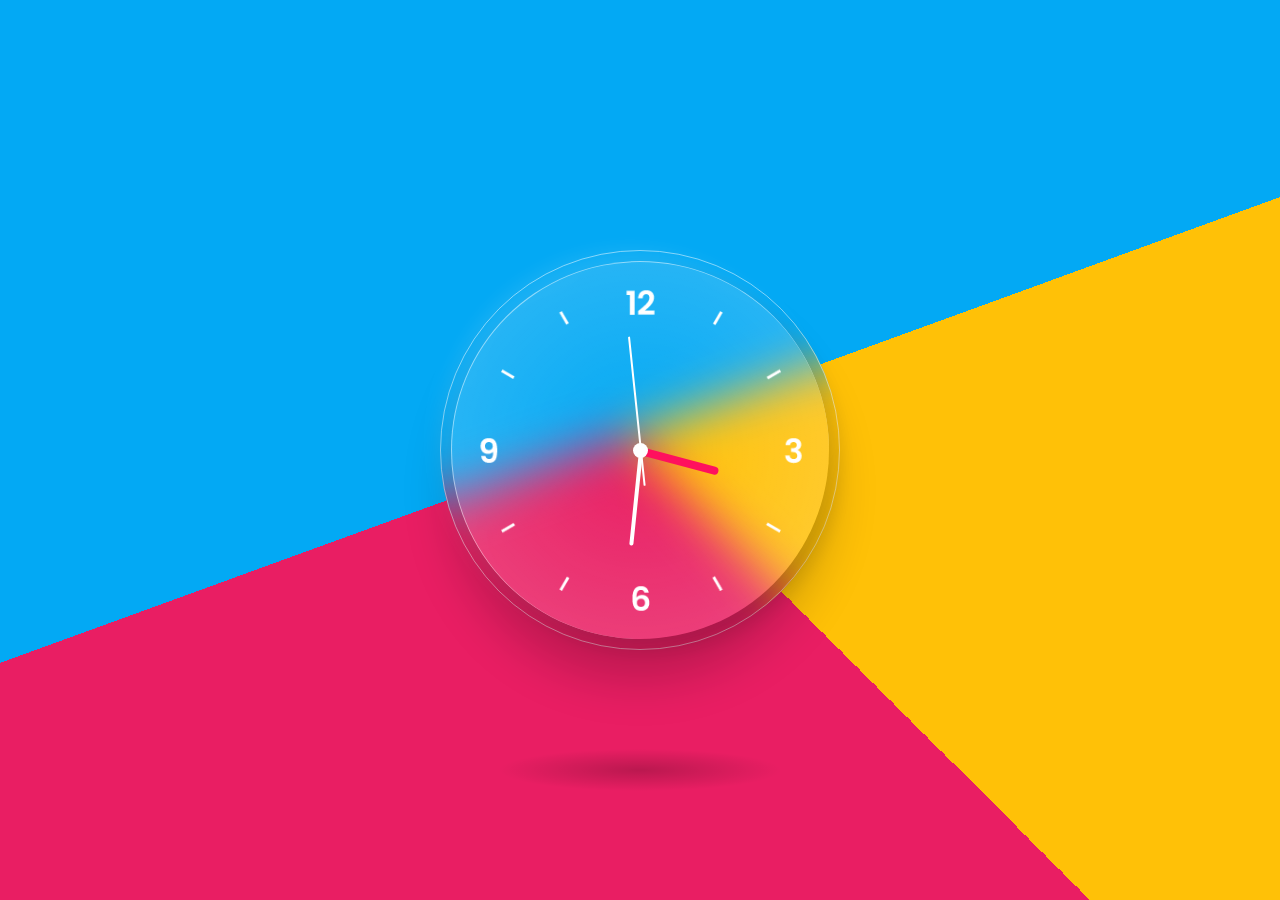
<file: Clock UI/index.html>
<!DOCTYPE html>
<html lang="en">

<head>
    <meta charset="UTF-8">
    <meta http-equiv="X-UA-Compatible" content="IE=edge">
    <meta name="viewport" content="width=device-width, initial-scale=1.0">
    <title>Javascript Clock UI dark</title>
    <link rel="stylesheet" href="./index.css" />
</head>

<body>
    <div class="container">
        <div class="box">
            <div class="clock">
                <div class="hour">
                    <div class="hr" id="hr"></div>
                </div>
                <div class="min">
                    <div class="mn" id="mn"></div>
                </div>
                <div class="sec">
                    <div class="sc" id="sc"></div>
                </div>
            </div>
        </div>
    </div>
    <script>
        const deg = 6;
        const hr = document.querySelector("#hr");
        const mn = document.querySelector("#mn");
        const sc = document.querySelector("#sc");

        setInterval(() => {
            let day = new Date();
            let hh = day.getHours() * 30;
            let mm = day.getMinutes() * deg;
            let ss = day.getSeconds() * deg;

            hr.style.transform = `rotateZ(${hh + (mm / 360 * 30)}deg)`;
            mn.style.transform = `rotateZ(${mm + (ss / 360 * 6)}deg)`;
            sc.style.transform = `rotateZ(${ss}deg)`;
        })

    </script>
</body>

</html>
</file>
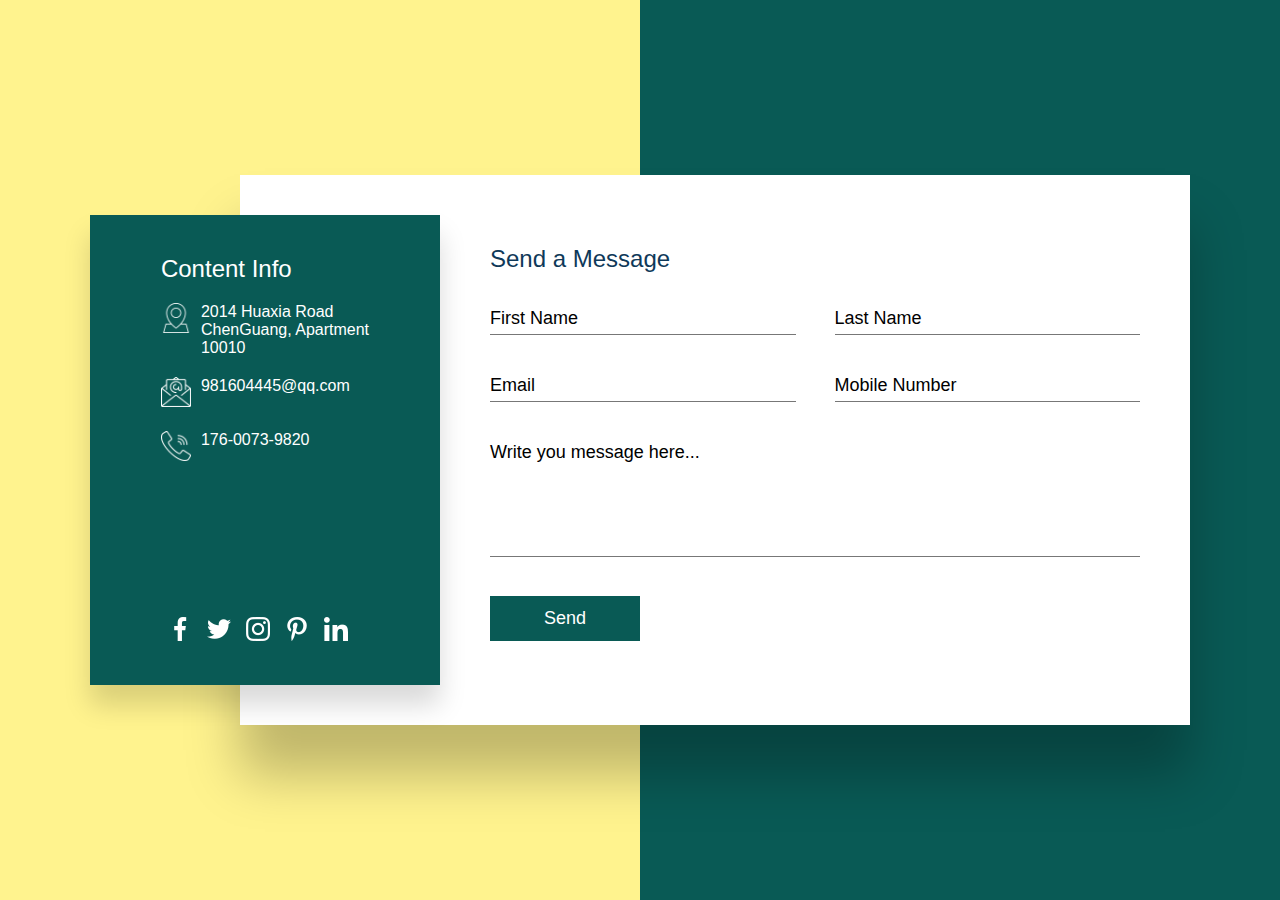
<file: Content Us/index.html>
<!DOCTYPE html>
<html lang="en">
<head>
    <meta charset="UTF-8">
    <meta http-equiv="X-UA-Compatible" content="IE=edge">
    <meta name="viewport" content="width=device-width, initial-scale=1.0">
    <title>Content Us</title>
    <link rel="stylesheet" href="./index.css"/>
</head>
<body>
    <section>
        <div class="container">
            <div class="contentInfo">
                <div>
                    <h2>Content Info</h2>
                    <ul class="info">
                        <li>
                            <span><img src="location.png"/></span>
                            <span>
                                2014 Huaxia Road<br/>
                                ChenGuang, Apartment<br/>
                                10010
                            </span>
                        </li>
                        <li>
                            <span><img src="mail.png" /></span>
                            <span>981604445@qq.com</span>
                        </li>
                        <li>
                            <span><img src="call.png" /></span>
                            <span>176-0073-9820</span>
                        </li>
                    </ul>
                </div>
                <ul class="sci">
                    <li><a href="#"><img src="1.png" /></a></li>
                    <li><a href="#"><img src="2.png" /></a></li>
                    <li><a href="#"><img src="3.png" /></a></li>
                    <li><a href="#"><img src="4.png" /></a></li>
                    <li><a href="#"><img src="5.png" /></a></li>
                </ul>
            </div>
            <div class="contentForm">
                <h2>Send a Message</h2>
                <div class="formBox">
                    <div class="inputBox w50">
                        <input type="text" required/>
                        <span>First Name</span>
                    </div>
                    <div class="inputBox w50">
                        <input type="text" required />
                        <span>Last Name</span>
                    </div>
                    <div class="inputBox w50">
                        <input type="email" required />
                        <span>Email</span>
                    </div>
                    <div class="inputBox w50">
                        <input type="text" required />
                        <span>Mobile Number</span>
                    </div>
                    <div class="inputBox w100">
                        <textarea required></textarea>
                        <span>Write you message here...</span>
                    </div>
                    <div class="inputBox w100">
                        <input type="submit" value="Send"/>
                    </div>
                </div>
            </div>
        </div>
    </section>
</body>
</html>
</file>
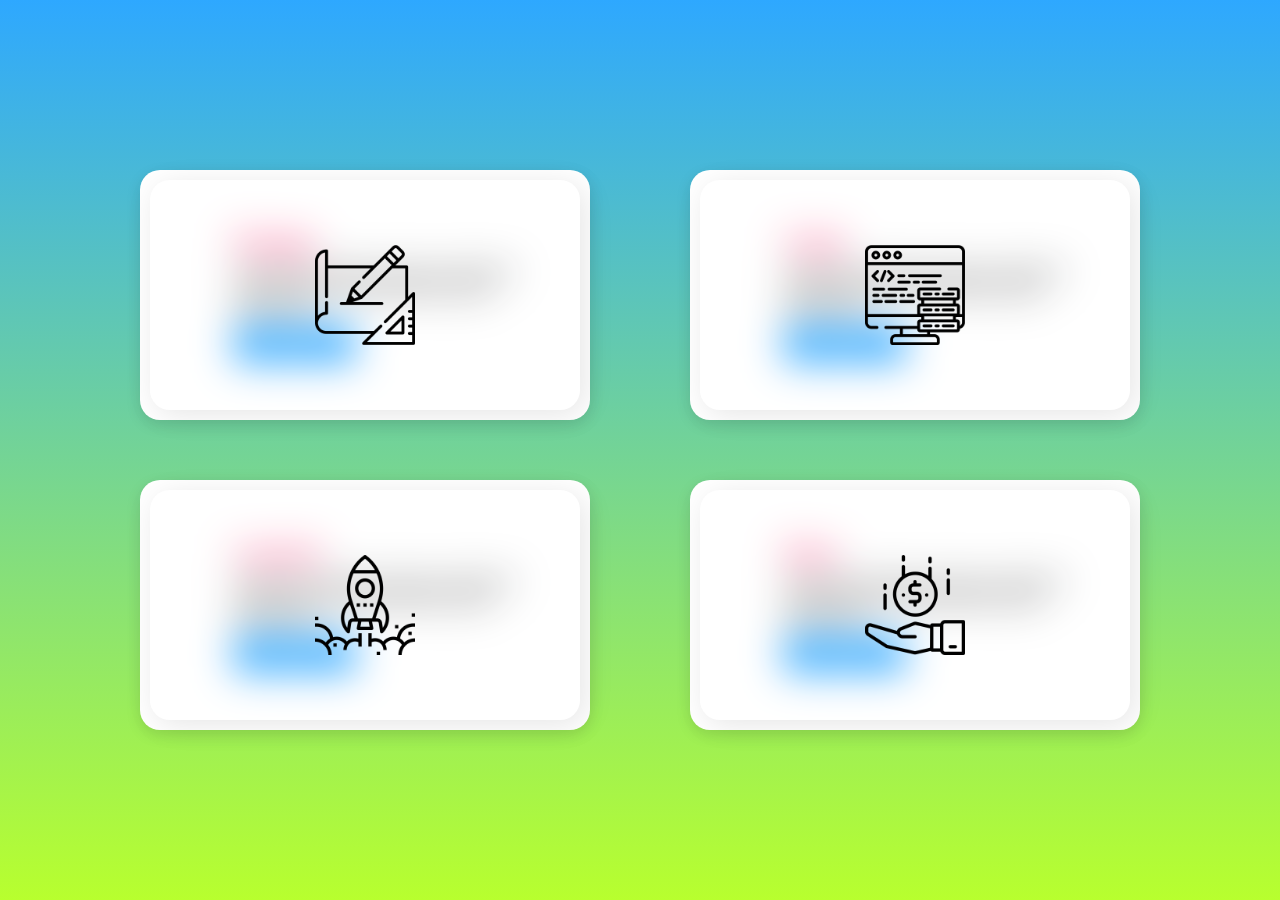
<file: Creative Card/index.html>
<!DOCTYPE html>
<html lang="en">
<head>
    <meta charset="UTF-8">
    <meta http-equiv="X-UA-Compatible" content="IE=edge">
    <meta name="viewport" content="width=device-width, initial-scale=1.0">
    <title>毛玻璃</title>
    <link rel="stylesheet" type="text/css" href="./index.css" />
</head>
<body>
    <div class="container">
        <div class="card">
            <div class="imgBx">
                <img src="design.png"/>
            </div>
            <div class="content">
                <div>
                    <h3>Design</h3>
                    <p>Lorem ipsum dolor sit amet consectetur adipisicing elit. Nobis delectus porrp perferendis.</p>
                    <a href="#">Read More</a>
                </div>
            </div>
        </div>
        <div class="card">
            <div class="imgBx">
                <img src="code.png" />
            </div>
            <div class="content">
                <div>
                    <h3>Code</h3>
                    <p>Lorem ipsum dolor sit amet consectetur adipisicing elit. Nobis delectus porrp perferendis.</p>
                    <a href="#">Read More</a>
                </div>
            </div>
        </div>
        <div class="card">
            <div class="imgBx">
                <img src="launch.png" />
            </div>
            <div class="content">
                <div>
                    <h3>Launch</h3>
                    <p>Lorem ipsum dolor sit amet consectetur adipisicing elit. Nobis delectus porrp perferendis.</p>
                    <a href="#">Read More</a>
                </div>
            </div>
        </div>
        <div class="card">
            <div class="imgBx">
                <img src="earn.png" />
            </div>
            <div class="content">
                <div>
                    <h3>Earn</h3>
                    <p>Lorem ipsum dolor sit amet consectetur adipisicing elit. Nobis delectus porrp perferendis.</p>
                    <a href="#">Read More</a>
                </div>
            </div>
        </div>
    </div>
</body>
</html>
</file>
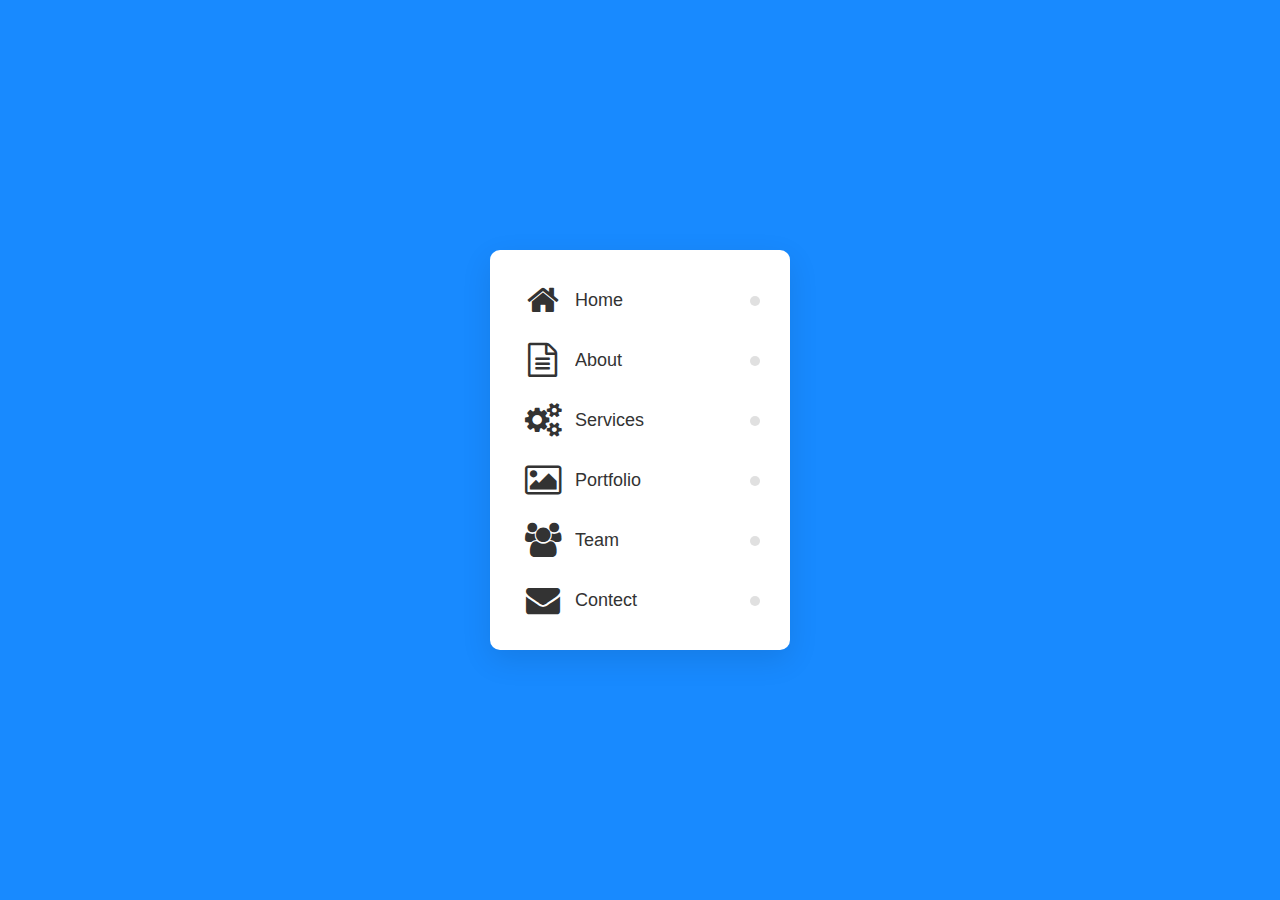
<file: Nav Hover/index.html>
<!DOCTYPE html>
<html lang="en">
<head>
    <meta charset="UTF-8">
    <meta http-equiv="X-UA-Compatible" content="IE=edge">
    <meta name="viewport" content="width=device-width, initial-scale=1.0">
    <title>悬停特效导航</title>
    <link rel="stylesheet" type="text/css" href="./index.css" />
    <link rel="stylesheet" href="https://stackpath.bootstrapcdn.com/font-awesome/4.7.0/css/font-awesome.min.css"
        integrity="sha384-wvfXpqpZZVQGK6TAh5PVlGOfQNHSoD2xbE+QkPxCAFlNEevoEH3Sl0sibVcOQVnN" crossorigin="anonymous">
</head>
<body>
    <ul>
        <li>
            <a href="#">
                <div class="icon">
                    <i class="fa fa-home" aria-hidden="true"></i>
                    <i class="fa fa-home" aria-hidden="true"></i>
                </div>
                <div class="name"><span data-text="Home">Home</span></div>
            </a>
        </li>
        <li>
            <a href="#">
                <div class="icon">
                    <i class="fa fa-file-text-o" aria-hidden="true"></i>
                    <i class="fa fa-file-text-o" aria-hidden="true"></i>
                </div>
                <div class="name"><span data-text="About">About</span></div>
            </a>
        </li>
        <li>
            <a href="#">
                <div class="icon">
                    <i class="fa fa-cogs" aria-hidden="true"></i>
                    <i class="fa fa-cogs" aria-hidden="true"></i>
                </div>
                <div class="name"><span data-text="Services">Services</span></div>
            </a>
        </li>
        <li>
            <a href="#">
                <div class="icon">
                    <i class="fa fa-picture-o" aria-hidden="true"></i>
                    <i class="fa fa-picture-o" aria-hidden="true"></i>
                </div>
                <div class="name"><span data-text="Portfolio">Portfolio</span></div>
            </a>
        </li>
        <li>
            <a href="#">
                <div class="icon">
                    <i class="fa fa-users" aria-hidden="true"></i>
                    <i class="fa fa-users" aria-hidden="true"></i>
                </div>
                <div class="name"><span data-text="Team">Team</span></div>
            </a>
        </li>
        <li>
            <a href="#">
                <div class="icon">
                    <i class="fa fa-envelope" aria-hidden="true"></i>
                    <i class="fa fa-envelope" aria-hidden="true"></i>
                </div>
                <div class="name"><span data-text="Contect">Contect</span></div>
            </a>
        </li>
    </ul>
</body>
</html>
</file>
<file: Clock UI/index.css>
* {
    margin    : 0;
    padding   : 0;
    box-sizing: border-box;
}

body {
    display        : flex;
    justify-content: center;
    align-items    : center;
    min-height     : 100vh;
}

body::before {
    content   : '';
    position  : absolute;
    top       : 0;
    left      : 0;
    width     : 100%;
    height    : 100%;
    background: linear-gradient(45deg, #e91e63, #e91e63 50%, #ffc107 50%, #ffc107);
}

body::after {
    content   : '';
    position  : absolute;
    top       : -20px;
    left      : 0;
    width     : 100%;
    height    : 100%;
    background: linear-gradient(160deg, #03a9f4, #03a9f4 50%, transparent 50%, transparent);
    animation : animate 5s ease-in-out infinite;
}

@keyframes animate {

    0%,
    100% {
        transform: translateY(10px);
    }

    50% {
        transform: translateY(-10px);
    }
}

.container {
    position: relative;
}

.container::before {
    content      : '';
    position     : absolute;
    bottom       : -150px;
    width        : 100%;
    height       : 60px;
    background   : radial-gradient(rgba(0, 0, 0, 0.2), transparent, transparent);
    border-radius: 50%;
}

.box {
    position       : relative;
    z-index        : 1;
    width          : 400px;
    height         : 400px;
    backdrop-filter: blur(25px);
    /** 滤镜效果 */
    border-radius  : 50%;
    border         : 1px solid rgba(255, 255, 255, 0.5);
    animation      : animate 5s ease-in-out infinite;
    animation-delay: -2.5s;
}

.clock {
    position       : absolute;
    top            : 10px;
    left           : 10px;
    right          : 10px;
    bottom         : 10px;
    display        : flex;
    justify-content: center;
    align-items    : center;
    background     : radial-gradient(transparent, rgba(255, 255, 255, 0.2)), url(clock.png);
    background-size: cover;
    border-radius  : 50%;
    backdrop-filter: blur(25px);
    border         : 1px solid rgba(255, 255, 255, 0.5);
    border-bottom  : none;
    border-right   : none;
    box-shadow     : -10px -10px 20px rgba(255, 255, 255, 0.1), 10px 10px 20px rgba(0, 0, 0, 0.1), 0px 40px 50px rgba(0, 0, 0, 0.2);
}

.clock::before {
    content      : "";
    position     : absolute;
    width        : 15px;
    height       : 15px;
    background   : #fff;
    border-radius: 50%;
    z-index      : 10000;
}

.hour,
.min,
.sec {
    position: absolute;
}

.hour .hr {
    width : 160px;
    height: 160px;
}

.min .mn {
    width : 190px;
    height: 190px;
}

.sec .sc {
    width : 230px;
    height: 230px;
}

.hr,
.mn,
.sc {
    display        : flex;
    justify-content: center;
    position       : relative;
    border-radius  : 50%;
}

.hr::before {
    content      : "";
    position     : absolute;
    width        : 8px;
    height       : 80px;
    background   : #ff105e;
    z-index      : 11;
    border-radius: 6px;
}

.mn::before {
    content      : "";
    position     : absolute;
    width        : 4px;
    height       : 90px;
    background   : #fff;
    z-index      : 12;
    border-radius: 6px;
}

.sc::before {
    content      : "";
    position     : absolute;
    width        : 2px;
    height       : 150px;
    background   : #fff;
    z-index      : 11;
    border-radius: 6px;
}
</file>
<file: Content Us/index.css>
* {
    margin    : 0;
    padding   : 0;
    box-sizing: border-box;
    font-family: 'Poppins',
        sans-serif;
}


section {
    display        : flex;
    justify-content: center;
    align-items    : center;
    min-height     : 100vh;
    background     : #095a55;
}

section::before {
    content   : '';
    position  : absolute;
    top       : 0;
    left      : 0;
    height    : 100%;
    width     : 50%;
    background: #fff38e;
}

.container {
    display      : flex;
    position     : relative;
    min-width    : 1100px;
    min-height   : 550px;
    z-index      : 1000;
    /* background: #fff; */
}

.container .contentInfo {
    position       : absolute;
    top            : 40px;
    width          : 350px;
    height         : calc(100% - 80px);
    z-index        : 1;
    padding        : 40px;
    background     : #095a55;
    display        : flex;
    justify-content: space-between;
    flex-direction : column;
    align-items    : center;
    box-shadow     : 0 20px 25px rgba(0, 0, 0, 0.15);
}

.container .contentInfo h2 {
    font-size  : 24px;
    font-weight: 500;
    color      : #fff;
}

.container .contentInfo ul.info {
    margin  : 20px 0;
    position: relative;
}

.container .contentInfo ul.info li {
    list-style : none;
    position   : relative;
    display    : flex;
    margin     : 20px 0;
    align-items: flex-start;
    cursor     : pointer;
}

.container .contentInfo ul.info li span:nth-child(1) {
    width    : 30px;
    min-width: 30px;
}

.container .contentInfo ul.info li span:nth-child(1) img {
    max-width: 100%;
    filter   : invert(1);
}

.container .contentInfo ul.info li span:nth-child(2) {
    color      : #fff;
    margin-left: 10px;
    font-weight: 300;
}

.container .contentInfo ul.sci {
    position: relative;
    display : flex;
}

.container .contentInfo ul.sci li {
    list-style  : none;
    margin-right: 15px;
}

.container .contentInfo ul.sci li a {
    text-decoration: none;
}

.container .contentInfo ul.sci li a img {
    filter: invert(1);
}

.container .contentForm {
    position    : absolute;
    padding     : 70px 50px;
    padding-left: 250px;
    margin-left : 150px;
    width       : calc(100% - 150px);
    height      : 100%;
    background  : #fff;
    box-shadow  : 0 50px 50px rgba(0, 0, 0, 0.25);
}

.container .contentForm h2 {
    color      : #0f3959;
    font-size  : 24px;
    font-weight: 500;
}

.container .contentForm .formBox {
    position       : relative;
    display        : flex;
    justify-content: space-between;
    flex-wrap      : wrap;
    padding-top    : 30px;
}

.container .contentForm .formBox .inputBox {
    position     : relative;
    margin-bottom: 35px;
}

.container .contentForm .formBox .inputBox.w50 {
    width: 47%;
}

.container .contentForm .formBox .inputBox.w100 {
    width: 100%;
}

.container .contentForm .formBox .inputBox input,
.container .contentForm .formBox .inputBox textarea {
    width        : 100%;
    resize       : none;
    padding      : 5px 0;
    font-size    : 18px;
    font-weight  : 300;
    color        : #333;
    border       : none;
    outline      : none;
    border-bottom: 1px solid #777;
}

.container .contentForm .formBox .inputBox textarea {
    height: 120px;
}

.container .contentForm .formBox .inputBox span {
    position      : absolute;
    left          : 0;
    padding       : 5px 0;
    pointer-events: none;
    font-size     : 18px;
    font-weight   : 300;
    transition    : 0.3s;
}

.container .contentForm .formBox .inputBox input:valid~span,
.container .contentForm .formBox .inputBox input:focus~span,
.container .contentForm .formBox .inputBox textarea:valid~span,
.container .contentForm .formBox .inputBox textarea:focus~span {
    transform     : translateY(-20px);
    font-size     : 12px;
    font-weight   : 500;
    letter-spacing: 1px;
    color         : #095a55;
}

.container .contentForm .formBox .inputBox input[type="submit"] {
    position  : relative;
    cursor    : pointer;
    background: #095a55;
    color     : #fff;
    border    : none;
    padding   : 12px;
    max-width : 150px;
}

.container .contentForm .formBox .inputBox input[type="submit"]:hover {
    background: #0d948b;
}

@media (max-width:1200px) {
    .container {
        width     : 90%;
        min-width : auto;
        margin    : 20px;
        box-shadow: 0 20px 50px rgba(0, 0, 0, 0.2);
    }

    .container .contentInfo {
        top       : 0;
        height    : 550px;
        box-shadow: none;
        position  : relative;
    }

    .container .contentForm {
        position       : relative;
        width          : calc(100% -350px);
        /* padding-left: 0; */
        margin-left    : 0;
        padding        : 40px;
        height         : 550px;
        box-shadow     : none;
    }
}

@media (max-width:991px) {
    section {
        background: #fff38e;
    }

    section::before {
        display: none;
    }

    .container {
        display       : flex;
        flex-direction: column-reverse;
    }

    .container .contentForm {
        width : 100%;
        height: auto;
    }

    .container .contentInfo {
        width         : 100%;
        height        : auto;
        flex-direction: row;
    }
}

@media (max-width:600px) {
    .container .contentForm {
        padding: 25px;
    }

    .container .contentInfo {
        padding       : 25px;
        flex-direction: column;
        align-items   : flex-start;
    }

    .container .contentInfo ul.sci {
        margin-top: 40px;
    }

    .container .contentForm .formBox .inputBox.w50 {
        width: 100%;
    }
}
</file>
<file: Creative Card/index.css>
* {
    font-family: 'Poppins', sans-serif;
    margin     : 0px;
    padding    : 0px;
    box-sizing : border-box;
}

body {
    display              : flex;
    justify-content      : center;
    align-items          : center;
    min-height           : 100vh;
    background           : linear-gradient(0deg, #b8ff2e, #2ea8ff);
    background-attachment: fixed;
}

.container {
    position       : relative;
    width          : 1000px;
    display        : flex;
    justify-content: space-between;
    flex-wrap      : wrap;
    margin         : 20px;
    padding        : 20px 0;
}

.container .card {
    position        : relative;
    height          : 250px;
    background-color: #fff;
    display         : flex;
    width           : 45%;
    margin          : 30px 0;
    border-radius   : 20px;
    box-shadow      : 0 5px 15px rgba(0, 0, 0, 0.1);
}

.container .card .imgBx {
    position        : absolute;
    top             : 10px;
    left            : 10px;
    background-color: rgba(255, 255, 255, 0.1);
    backdrop-filter : blur(20px);
    height          : calc(100% - 20px);
    width           : calc(100% - 20px);
    z-index         : 1;
    display         : flex;
    justify-content : center;
    align-items     : center;
    overflow        : hidden;
    border-radius   : 20px;
    border          : 1px solid rgba(255, 255, 255, 0.2);
    box-shadow      : 5px 5px 30px rgba(0, 0, 0, 0.1);
    transition      : 0.5s ease-in-out;
}

.container .card:hover .imgBx {
    height: 150px;
    width : 150px;
    left  : -75px;
    top   : calc(50% - 75px);
}

.container .card .imgBx img {
    max-width : 100px;
    filter    : invert(1);
    transition: 0.5s ease-in-out;
}

.container .card:hover .imgBx img {
    max-width: 75px;
}

.container .card .content {
    position       : absolute;
    right          : 0;
    width          : calc(100% - 75px);
    height         : 100%;
    padding        : 20px;
    display        : flex;
    justify-content: center;
    align-items    : center;
}

.container .card .content h3 {
    color        : #ff0057;
    margin-bottom: 5px;
    font-size    : 24px;
}

.container .card .content a {
    display        : inline-block;
    margin-top     : 10px;
    padding        : 8px 20px;
    border-radius  : 5px;
    background     : #0095ff;
    text-decoration: none;
    color          : #fff;
    font-weight    : 500;

}

@media (max-width:992px) {
    .container {
        position      : relative;
        width         : 100%;
        flex-direction: column;
        align-items   : center;
    }

    .container .card {
        width     : 300px;
        flex-direction: column;
        height        : auto;
        background    : transparent;
        margin        : -20px 0;
        box-shadow    : none;
    }

    .container .card .imgBx {
        position: relative;
    }

    .container .card .imgBx,
    .container .card:hover .imgBx {
        width : 80%;
        height: 200px;
        top   : 100px;
        left  : 10%;
    }

    .container .card:hover .imgBx {
        top: 80px;
    }

    .container .card .imgBx img,
    .container .card:hover .imgBx img {
        max-width: 100px;
    }

    .container .card .content {
        position     : relative;
        width        : 100%;
        background   : #fff;
        box-shadow   : none;
        border-radius: 20px;
        padding      : 20px 40px 40px;
        border-top   : 100px solid #fff;
    }
}
</file>
<file: Nav Hover/index.css>
* {
    font-family: 'Poppins', sans-serif;
    margin     : 0;
    padding    : 0;
    box-sizing : border-box;
}

body {
    display        : flex;
    justify-content: center;
    align-items    : center;
    min-height     : 100vh;
    background     : #188aff;
}

ul {
    position      : relative;
    padding       : 20px;
    width         : 300px;
    background    : #fff;
    display       : flex;
    flex-direction: column;
    border-radius : 10px;
    box-shadow    : 0 10px 30px rgba(0, 0, 0, 0.1);
}

ul li {
    list-style: none;
    position  : relative;
}

ul li::before {
    content      : '';
    position     : absolute;
    top          : 26px;
    right        : 10px;
    width        : 10px;
    height       : 10px;
    background   : #e0e0e0;
    border-radius: 50%;
    transition   : 0.5s;
}

ul li:hover::before {
    background: #188aff;
}

ul li a {
    text-decoration: none;
    display        : flex;

}

ul li a .icon {
    width     : 60px;
    height    : 40px;
    text-align: center;
    margin    : 10px;
    overflow  : hidden;
}

ul li a .icon .fa {
    width      : 100%;
    height     : 100%;
    line-height: 40px;
    font-size  : 34px;
    color      : #333;
    transition : 0.5s;
}

ul li a .icon .fa:last-child {
    color: #188aff;
}

ul li a:hover .icon .fa {
    transform: translateY(-100%);
}

/* ul li a:hover .icon .fa:last-child {
    transform: translateY(-100%);
} */

ul li a .name {
    position   : relative;
    top        : 20px;
    height     : 20px;
    width      : 100%;
    /* display : block; */
    overflow   : hidden;
}

ul li a .name span {
    display    : block;
    position   : relative;
    color      : #333;
    font-weight: 500;
    font-size  : 18px;
    line-height: 20px;
    transition : 0.5s;
}

ul li a .name span::before {
    content : attr(data-text);
    position: absolute;
    top     : -100%;
    left    : 0;
    width   : 100%;
    height  : 100%;
    color   : #188aff;
}

ul li a:hover .name span {
    transform: translateY(20px);
}
</file>
